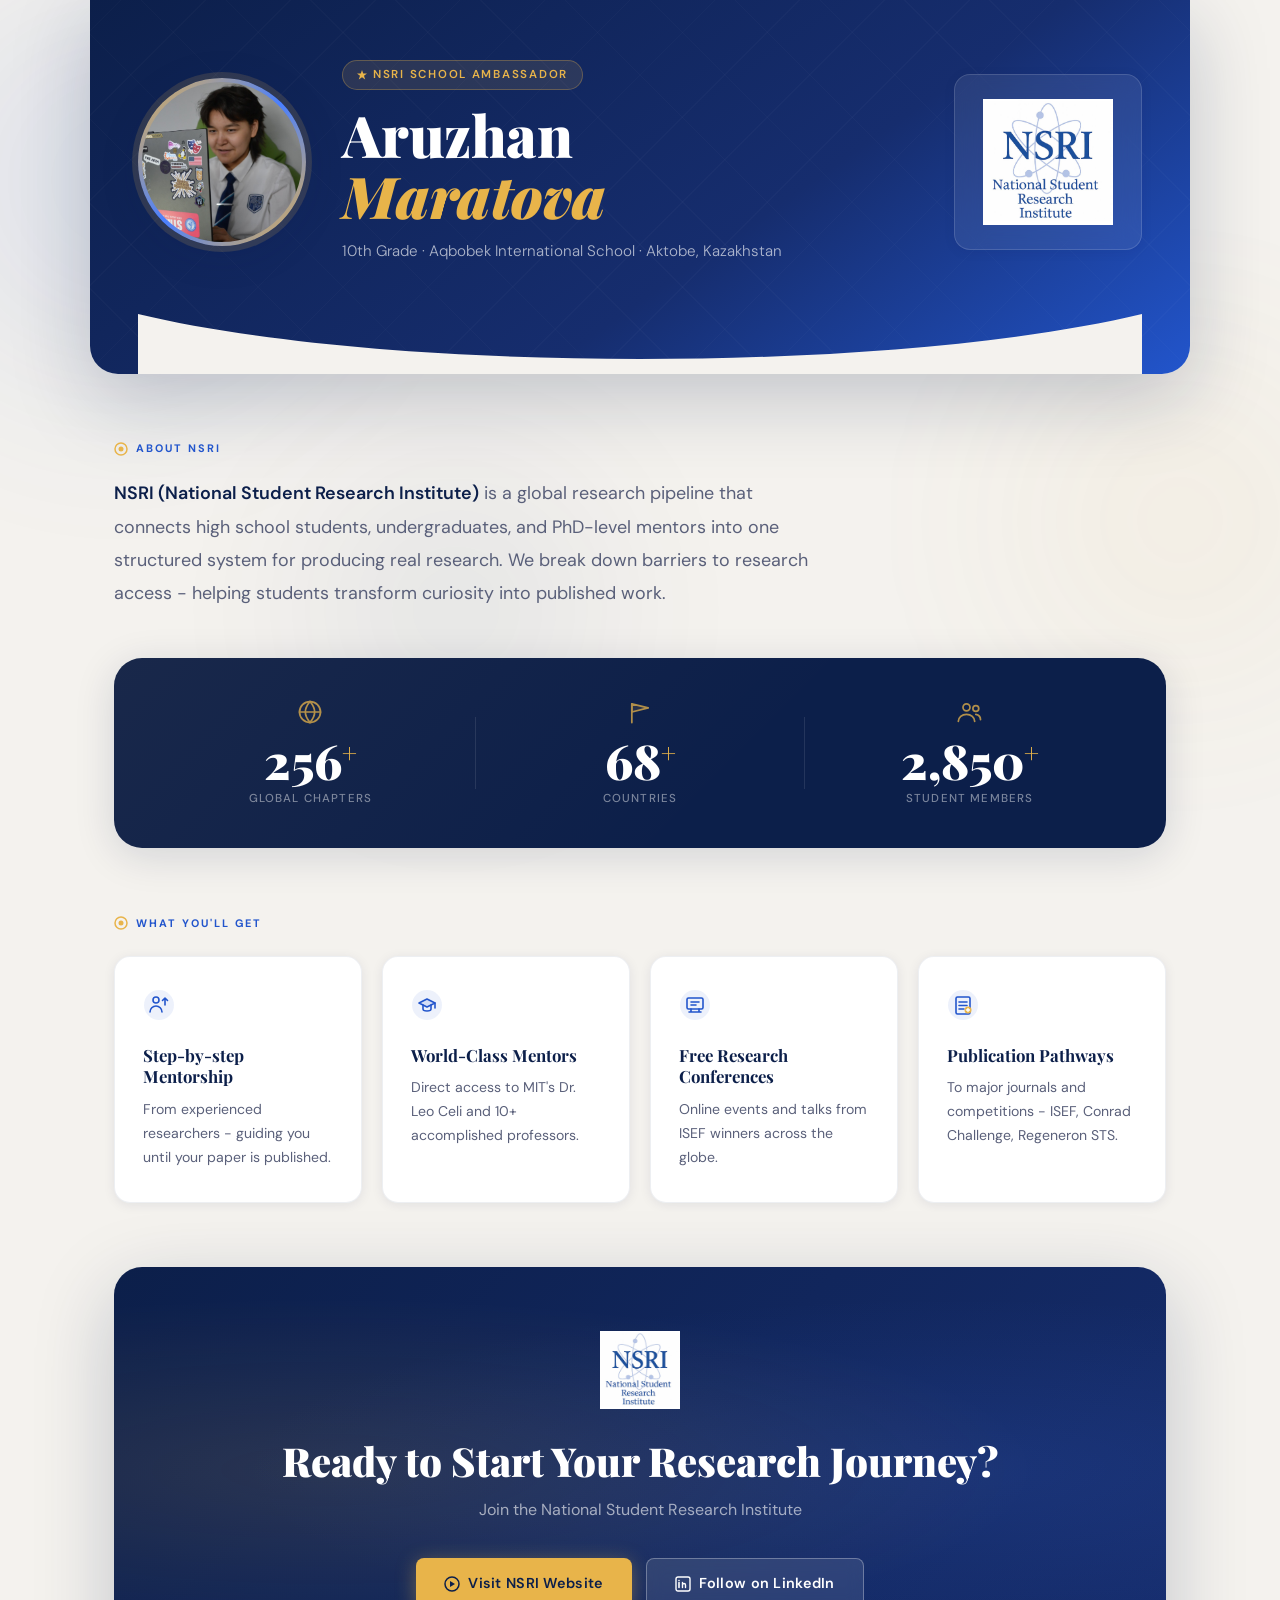
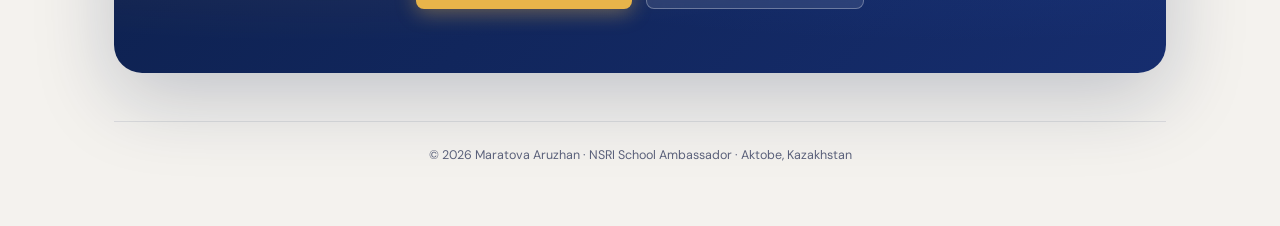
<file: index.html>
<!DOCTYPE html>
<html lang="en">
<head>
  <meta charset="UTF-8">
  <meta name="viewport" content="width=device-width, initial-scale=1.0">
  <title>Maratova Aruzhan — NSRI School Ambassador</title>
  <meta name="description" content="Aruzhan Maratova, NSRI School Ambassador at Aqbobek International School, Aktobe, Kazakhstan.">

  <!-- Favicon -->
  <link rel="icon" type="image/png" href="assets/nsri-logo.png">

  <!-- Fonts -->
  <link rel="preconnect" href="https://fonts.googleapis.com">
  <link rel="preconnect" href="https://fonts.gstatic.com" crossorigin>
  <link href="https://fonts.googleapis.com/css2?family=Playfair+Display:ital,wght@0,700;0,900;1,700&family=DM+Sans:wght@300;400;500;600&display=swap" rel="stylesheet">

  <!-- Styles -->
  <link rel="stylesheet" href="style.css">
</head>
<body>

  <!-- Ambient orbs -->
  <div class="bg-orb orb-1" aria-hidden="true"></div>
  <div class="bg-orb orb-2" aria-hidden="true"></div>
  <div class="bg-orb orb-3" aria-hidden="true"></div>

  <div class="page-wrapper">

    <!-- HERO -->
    <header class="hero">
      <div class="hero-inner">

        <div class="profile-block">
          <div class="photo-ring">
            <img
              src="assets/aruzhan.jpeg"
              alt="Aruzhan Maratova"
              class="profile-photo"
              width="160" height="160"
              loading="eager"
              decoding="async"
            >
          </div>

          <div class="hero-text">
            <span class="eyebrow">
              <!-- Star icon -->
              <svg width="10" height="10" viewBox="0 0 10 10" aria-hidden="true" focusable="false">
                <path d="M5 0l1.2 3.6H10L7 5.8l1.2 3.6L5 7.2 1.8 9.4 3 5.8 0 3.6h3.8z" fill="currentColor"/>
              </svg>
              NSRI School Ambassador
            </span>
            <h1 class="hero-name">Aruzhan<br><em>Maratova</em></h1>
            <p class="hero-sub">10th Grade · Aqbobek International School · Aktobe, Kazakhstan</p>
          </div>
        </div>

        <div class="nsri-badge">
          <img
            src="assets/nsri-logo.png"
            alt="National Student Research Institute"
            class="nsri-logo-img"
            width="140" height="140"
            loading="eager"
            decoding="async"
          >
        </div>

      </div>

      <!-- Wave divider -->
      <div class="hero-divider" aria-hidden="true">
        <svg viewBox="0 0 1200 60" preserveAspectRatio="none" xmlns="http://www.w3.org/2000/svg">
          <path d="M0,0 C300,60 900,60 1200,0 L1200,60 L0,60 Z" fill="var(--bg)"/>
        </svg>
      </div>
    </header>

    <main>

      <!-- ABOUT -->
      <section class="section about-section">
        <p class="section-label">
          <svg class="label-icon" width="14" height="14" viewBox="0 0 14 14" aria-hidden="true" focusable="false">
            <circle cx="7" cy="7" r="6" fill="none" stroke="currentColor" stroke-width="1.5"/>
            <circle cx="7" cy="7" r="2.5" fill="currentColor"/>
          </svg>
          About NSRI
        </p>
        <p class="about-text">
          <em>NSRI (National Student Research Institute)</em> is a global research pipeline that connects
          high school students, undergraduates, and PhD-level mentors into one structured system for
          producing real research. We break down barriers to research access - helping students
          transform curiosity into published work.
        </p>
      </section>

      <!-- STATS -->
      <section class="stats-band" aria-label="NSRI by the numbers">
        <div class="stat">
          <!-- Globe icon -->
          <svg class="stat-icon" width="28" height="28" viewBox="0 0 24 24" fill="none" aria-hidden="true" focusable="false">
            <circle cx="12" cy="12" r="9" stroke="currentColor" stroke-width="1.5"/>
            <path d="M12 3c-2.5 3-4 5.5-4 9s1.5 6 4 9M12 3c2.5 3 4 5.5 4 9s-1.5 6-4 9M3 12h18" stroke="currentColor" stroke-width="1.5" stroke-linecap="round"/>
          </svg>
          <span class="stat-num" data-target="256">256 +</span>
          <span class="stat-lbl">Global Chapters</span>
        </div>
        <div class="stat-sep" aria-hidden="true"></div>
        <div class="stat">
          <!-- Flag icon -->
          <svg class="stat-icon" width="28" height="28" viewBox="0 0 24 24" fill="none" aria-hidden="true" focusable="false">
            <path d="M5 21V5" stroke="currentColor" stroke-width="1.5" stroke-linecap="round"/>
            <path d="M5 5l14 3.5L5 12V5z" stroke="currentColor" stroke-width="1.5" stroke-linejoin="round" fill="currentColor" fill-opacity=".15"/>
          </svg>
          <span class="stat-num" data-target="68">68 +</span>
          <span class="stat-lbl">Countries</span>
        </div>
        <div class="stat-sep" aria-hidden="true"></div>
        <div class="stat">
          <!-- People icon -->
          <svg class="stat-icon" width="28" height="28" viewBox="0 0 24 24" fill="none" aria-hidden="true" focusable="false">
            <circle cx="9" cy="8" r="3" stroke="currentColor" stroke-width="1.5"/>
            <circle cx="17" cy="9" r="2.5" stroke="currentColor" stroke-width="1.5"/>
            <path d="M2 20c0-3.3 3.1-6 7-6s7 2.7 7 6" stroke="currentColor" stroke-width="1.5" stroke-linecap="round"/>
            <path d="M17 14c2.2.4 4 2.2 4 4.5" stroke="currentColor" stroke-width="1.5" stroke-linecap="round"/>
          </svg>
          <span class="stat-num" data-target="2850">2,850 +</span>
          <span class="stat-lbl">Student Members</span>
        </div>
      </section>

      <!-- BENEFITS -->
      <section class="section benefits-section">
        <p class="section-label">
          <svg class="label-icon" width="14" height="14" viewBox="0 0 14 14" aria-hidden="true" focusable="false">
            <circle cx="7" cy="7" r="6" fill="none" stroke="currentColor" stroke-width="1.5"/>
            <circle cx="7" cy="7" r="2.5" fill="currentColor"/>
          </svg>
          What You'll Get
        </p>

        <div class="benefits-grid">

          <div class="benefit-card">
            <span class="benefit-icon" aria-hidden="true">
              <!-- Mentorship: person + arrow up -->
              <svg width="32" height="32" viewBox="0 0 32 32" fill="none" xmlns="http://www.w3.org/2000/svg">
                <circle cx="16" cy="16" r="15" fill="currentColor" fill-opacity=".08"/>
                <circle cx="13" cy="11" r="3" stroke="currentColor" stroke-width="1.6"/>
                <path d="M7 23c0-3.3 2.7-6 6-6s6 2.7 6 6" stroke="currentColor" stroke-width="1.6" stroke-linecap="round"/>
                <path d="M22 9v7M22 9l-2.5 2.5M22 9l2.5 2.5" stroke="currentColor" stroke-width="1.6" stroke-linecap="round" stroke-linejoin="round"/>
              </svg>
            </span>
            <h3>Step-by-step Mentorship</h3>
            <p>From experienced researchers - guiding you until your paper is published.</p>
          </div>

          <div class="benefit-card">
            <span class="benefit-icon" aria-hidden="true">
              <!-- Academic cap / world-class -->
              <svg width="32" height="32" viewBox="0 0 32 32" fill="none" xmlns="http://www.w3.org/2000/svg">
                <circle cx="16" cy="16" r="15" fill="currentColor" fill-opacity=".08"/>
                <path d="M8 14l8-4 8 4-8 4-8-4z" stroke="currentColor" stroke-width="1.6" stroke-linejoin="round" fill="currentColor" fill-opacity=".12"/>
                <path d="M12 16v4c0 1.1 1.8 2 4 2s4-.9 4-2v-4" stroke="currentColor" stroke-width="1.6" stroke-linecap="round"/>
                <path d="M24 14v5" stroke="currentColor" stroke-width="1.6" stroke-linecap="round"/>
              </svg>
            </span>
            <h3>World-Class Mentors</h3>
            <p>Direct access to MIT's Dr. Leo Celi and 10+ accomplished professors.</p>
          </div>

          <div class="benefit-card">
            <span class="benefit-icon" aria-hidden="true">
              <!-- Conference / presentation -->
              <svg width="32" height="32" viewBox="0 0 32 32" fill="none" xmlns="http://www.w3.org/2000/svg">
                <circle cx="16" cy="16" r="15" fill="currentColor" fill-opacity=".08"/>
                <rect x="8" y="9" width="16" height="11" rx="1.5" stroke="currentColor" stroke-width="1.6"/>
                <path d="M12 20v3m8-3v3M10 23h12" stroke="currentColor" stroke-width="1.6" stroke-linecap="round"/>
                <path d="M12 13h8M12 16h5" stroke="currentColor" stroke-width="1.6" stroke-linecap="round"/>
              </svg>
            </span>
            <h3>Free Research Conferences</h3>
            <p>Online events and talks from ISEF winners across the globe.</p>
          </div>

          <div class="benefit-card">
            <span class="benefit-icon" aria-hidden="true">
              <!-- Publication / document -->
              <svg width="32" height="32" viewBox="0 0 32 32" fill="none" xmlns="http://www.w3.org/2000/svg">
                <circle cx="16" cy="16" r="15" fill="currentColor" fill-opacity=".08"/>
                <rect x="9" y="8" width="14" height="17" rx="1.5" stroke="currentColor" stroke-width="1.6"/>
                <path d="M12 13h8M12 16.5h8M12 20h5" stroke="currentColor" stroke-width="1.6" stroke-linecap="round"/>
                <circle cx="21" cy="21" r="3.5" fill="var(--accent)" stroke="none"/>
                <path d="M21 19.5v3M19.5 21h3" stroke="white" stroke-width="1.4" stroke-linecap="round"/>
              </svg>
            </span>
            <h3>Publication Pathways</h3>
            <p>To major journals and competitions - ISEF, Conrad Challenge, Regeneron STS.</p>
          </div>

        </div>
      </section>

      <!-- CTA -->
      <section class="cta-section">
        <div class="cta-inner">
          <img src="assets/nsri-logo.png" alt="NSRI" class="cta-logo" width="80" height="80" loading="lazy" decoding="async">
          <h2 class="cta-heading">Ready to Start Your Research Journey?</h2>
          <p class="cta-sub">Join the National Student Research Institute</p>
          <div class="cta-buttons">
            <a href="https://divine-set-544592.framer.app/" class="btn btn-primary" target="_blank" rel="noopener noreferrer">
              <svg width="16" height="16" viewBox="0 0 16 16" fill="none" aria-hidden="true" focusable="false">
                <circle cx="8" cy="8" r="7" stroke="currentColor" stroke-width="1.5"/>
                <path d="M6 5l5 3-5 3V5z" fill="currentColor"/>
              </svg>
              Visit NSRI Website
            </a>
            <a href="https://www.linkedin.com/company/nsri-official/posts/?feedView=all" class="btn btn-outline" target="_blank" rel="noopener noreferrer">
              <!-- LinkedIn icon -->
              <svg width="16" height="16" viewBox="0 0 16 16" fill="none" aria-hidden="true" focusable="false">
                <rect x="1" y="1" width="14" height="14" rx="2" stroke="currentColor" stroke-width="1.4"/>
                <path d="M4 6.5v5M4 4.5v.01" stroke="currentColor" stroke-width="1.6" stroke-linecap="round"/>
                <path d="M7.5 11.5V9a1.5 1.5 0 013 0v2.5M7.5 6.5v5" stroke="currentColor" stroke-width="1.4" stroke-linecap="round"/>
              </svg>
              Follow on LinkedIn
            </a>
          </div>
        </div>
      </section>

    </main>

    <footer>
      <p>© 2026 Maratova Aruzhan · NSRI School Ambassador · Aktobe, Kazakhstan</p>
    </footer>

  </div>

  <script src="main.js" defer></script>
</body>
</html>
</file>
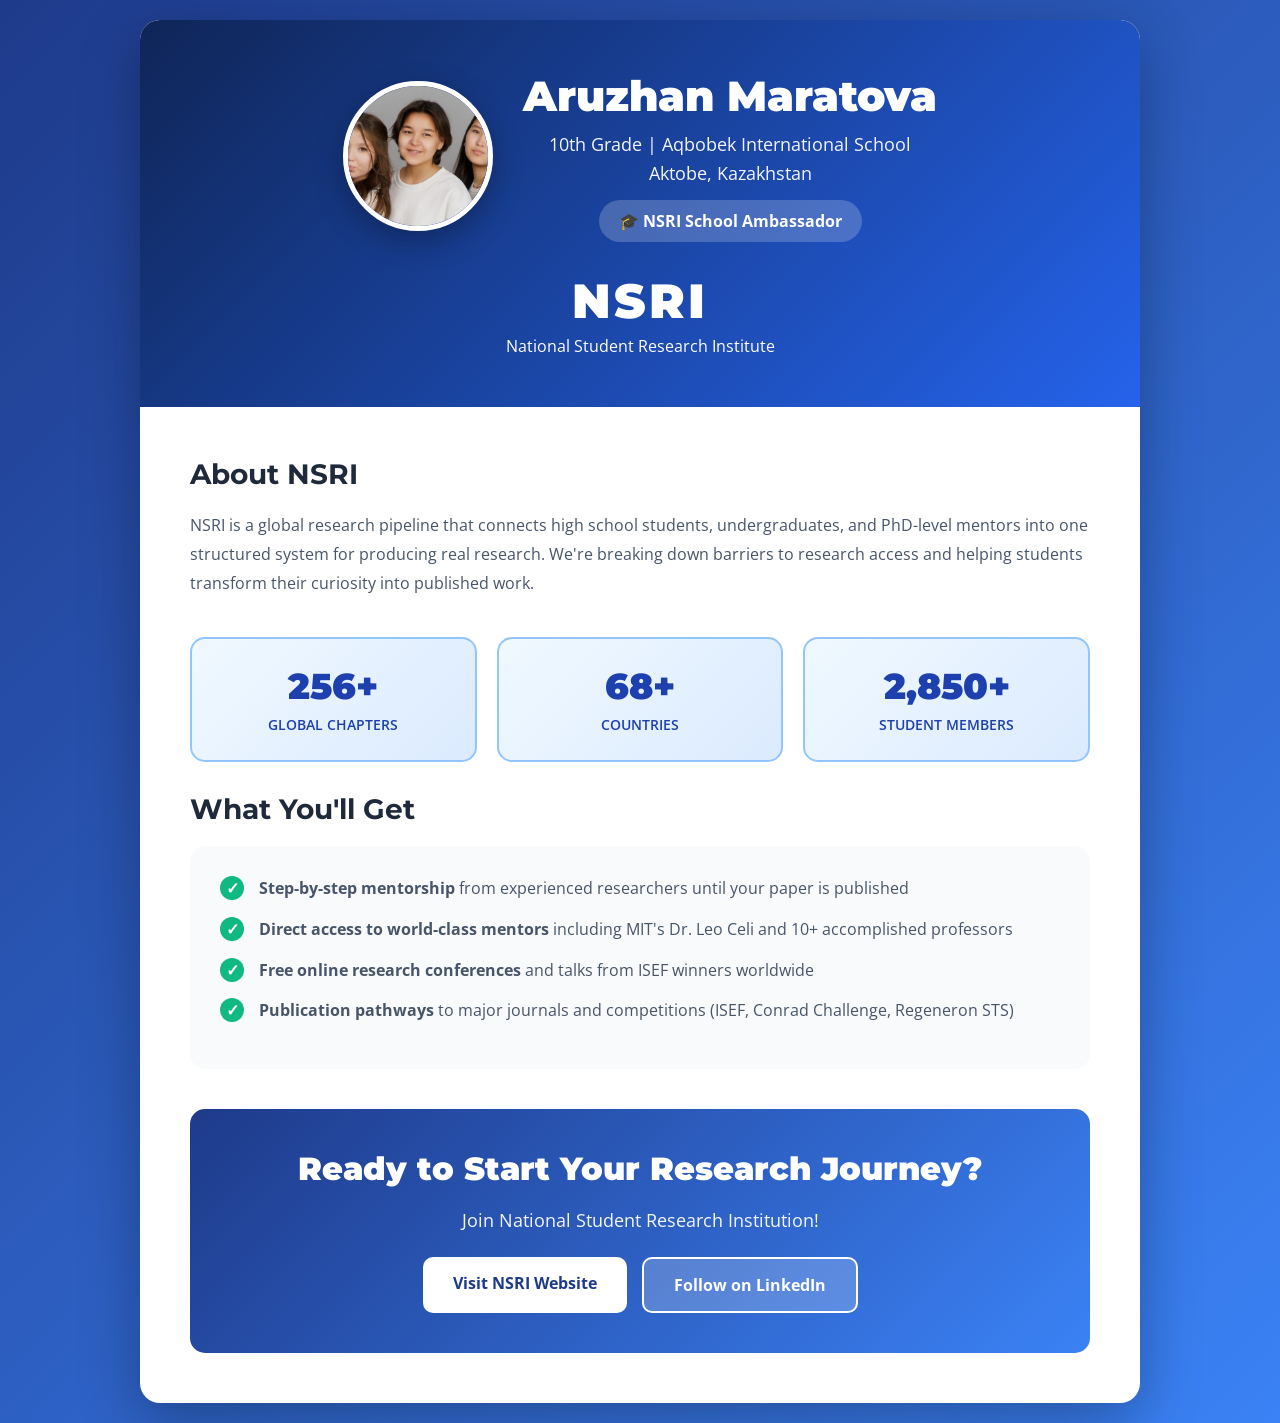
<file: Maratova Aruzhan's NSRI website.html>
<!DOCTYPE html>
<html lang="en">

<head>
    <meta charset="UTF-8">
    <meta name="viewport" content="width=device-width, initial-scale=1.0">
    <title>Aruzhan Maratova - NSRI School Ambassador</title>
    <link href="https://fonts.googleapis.com/css2?family=Montserrat:wght@600;700;900&family=Open+Sans:wght@400;600;700&display=swap" rel="stylesheet">
    <style>
        * {
            margin: 0;
            padding: 0;
            box-sizing: border-box;
        }
        
        body {
            background: linear-gradient(135deg, #1e3a8a 0%, #3b82f6 100%);
            min-height: 100vh;
            display: flex;
            align-items: center;
            justify-content: center;
            padding: 20px;
            font-family: 'Open Sans', sans-serif;
        }
        
        .poster-container {
            background: white;
            max-width: 1000px;
            width: 100%;
            border-radius: 20px;
            box-shadow: 0 20px 60px rgba(0,0,0,0.3);
            overflow: hidden;
        }
        
        .header {
            background: linear-gradient(135deg, #0f2557 0%, #2563eb 100%);
            padding: 50px;
            text-align: center;
            color: white;
            position: relative;
        }
        
        .profile-section {
            display: flex;
            align-items: center;
            justify-content: center;
            gap: 30px;
            margin-bottom: 30px;
            flex-wrap: wrap;
        }
        
        .profile-photo {
            width: 150px;
            height: 150px;
            border-radius: 50%;
            border: 5px solid white;
            box-shadow: 0 10px 30px rgba(0,0,0,0.3);
            object-fit: cover;
        }
        
        .profile-info h1 {
            font-family: 'Montserrat', sans-serif;
            font-size: 42px;
            font-weight: 900;
            margin-bottom: 10px;
        }
        
        .profile-info p {
            font-size: 18px;
            opacity: 0.95;
            margin: 5px 0;
        }
        
        .badge {
            display: inline-block;
            background: rgba(255,255,255,0.2);
            padding: 10px 20px;
            border-radius: 30px;
            font-weight: 700;
            margin-top: 10px;
            font-size: 16px;
        }
        
        .nsri-logo {
            margin-top: 20px;
        }
        
        .nsri-logo h2 {
            font-family: 'Montserrat', sans-serif;
            font-size: 48px;
            font-weight: 900;
            letter-spacing: 3px;
        }
        
        .nsri-logo p {
            font-size: 16px;
            margin-top: 5px;
        }
        
        .content {
            padding: 50px;
        }
        
        .section {
            margin-bottom: 40px;
        }
        
        .section h3 {
            font-family: 'Montserrat', sans-serif;
            font-size: 28px;
            font-weight: 700;
            color: #1e293b;
            margin-bottom: 20px;
        }
        
        .stats-grid {
            display: grid;
            grid-template-columns: repeat(auto-fit, minmax(200px, 1fr));
            gap: 20px;
            margin: 30px 0;
        }
        
        .stat-card {
            background: linear-gradient(135deg, #f0f9ff 0%, #dbeafe 100%);
            padding: 25px;
            border-radius: 15px;
            text-align: center;
            border: 2px solid #93c5fd;
        }
        
        .stat-number {
            font-family: 'Montserrat', sans-serif;
            font-size: 36px;
            font-weight: 900;
            color: #1e40af;
            display: block;
            margin-bottom: 5px;
        }
        
        .stat-label {
            color: #1e40af;
            font-size: 14px;
            font-weight: 600;
            text-transform: uppercase;
        }
        
        .benefits {
            background: #f8fafc;
            padding: 30px;
            border-radius: 15px;
        }
        
        .benefit-item {
            display: flex;
            align-items: start;
            gap: 15px;
            margin-bottom: 15px;
        }
        
        .check-icon {
            width: 24px;
            height: 24px;
            background: #10b981;
            border-radius: 50%;
            display: flex;
            align-items: center;
            justify-content: center;
            color: white;
            font-weight: bold;
            flex-shrink: 0;
        }
        
        .benefit-text {
            color: #475569;
            line-height: 1.6;
        }
        
        .cta {
            background: linear-gradient(135deg, #1e3a8a 0%, #3b82f6 100%);
            padding: 40px;
            border-radius: 15px;
            text-align: center;
            color: white;
        }
        
        .cta h3 {
            font-family: 'Montserrat', sans-serif;
            font-size: 32px;
            font-weight: 900;
            margin-bottom: 20px;
            color: white;
        }
        
        .cta p {
            font-size: 18px;
            margin-bottom: 25px;
            opacity: 0.95;
        }
        
        .cta-buttons {
            display: flex;
            gap: 15px;
            justify-content: center;
            flex-wrap: wrap;
        }
        
        .cta-button {
            padding: 15px 30px;
            border-radius: 10px;
            font-weight: 700;
            text-decoration: none;
            transition: all 0.3s ease;
        }
        
        .btn-primary {
            background: white;
            color: #1e3a8a;
        }
        
        .btn-secondary {
            background: rgba(255,255,255,0.2);
            color: white;
            border: 2px solid white;
        }
        
        @media (max-width: 768px) {
            .header {
                padding: 30px 20px;
            }
            
            .profile-info h1 {
                font-size: 28px;
            }
            
            .nsri-logo h2 {
                font-size: 36px;
            }
            
            .content {
                padding: 30px 20px;
            }
        }
    </style>
</head>

<body>
    <div class="poster-container">
        <div class="header">
            <div class="profile-section">
                <img src="[data-uri]" alt="Aruzhan Maratova" class="profile-photo">
                <div class="profile-info">
                    <h1>Aruzhan Maratova</h1>
                    <p>10th Grade | Aqbobek International School</p>
                    <p>Aktobe, Kazakhstan</p>
                    <div class="badge">🎓 NSRI School Ambassador</div>
                </div>
            </div>
            
            <div class="nsri-logo">
                <h2>NSRI</h2>
                <p>National Student Research Institute</p>
            </div>
        </div>
        
        <div class="content">
            <div class="section">
                <h3>About NSRI</h3>
                <p style="color: #475569; line-height: 1.8;">NSRI is a global research pipeline that connects high school students, undergraduates, and PhD-level mentors into one structured system for producing real research. We're breaking down barriers to research access and helping students transform their curiosity into published work.</p>
            </div>
            
            <div class="stats-grid">
                <div class="stat-card">
                    <span class="stat-number">256+</span>
                    <span class="stat-label">Global Chapters</span>
                </div>
                <div class="stat-card">
                    <span class="stat-number">68+</span>
                    <span class="stat-label">Countries</span>
                </div>
                <div class="stat-card">
                    <span class="stat-number">2,850+</span>
                    <span class="stat-label">Student Members</span>
                </div>
            </div>
            
            <div class="section">
                <h3>What You'll Get</h3>
                <div class="benefits">
                    <div class="benefit-item">
                        <div class="check-icon">✓</div>
                        <div class="benefit-text"><strong>Step-by-step mentorship</strong> from experienced researchers until your paper is published</div>
                    </div>
                    <div class="benefit-item">
                        <div class="check-icon">✓</div>
                        <div class="benefit-text"><strong>Direct access to world-class mentors</strong> including MIT's Dr. Leo Celi and 10+ accomplished professors</div>
                    </div>
                    <div class="benefit-item">
                        <div class="check-icon">✓</div>
                        <div class="benefit-text"><strong>Free online research conferences</strong> and talks from ISEF winners worldwide</div>
                    </div>
                    <div class="benefit-item">
                        <div class="check-icon">✓</div>
                        <div class="benefit-text"><strong>Publication pathways</strong> to major journals and competitions (ISEF, Conrad Challenge, Regeneron STS)</div>
                    </div>
                </div>
            </div>
            
            <div class="cta">
                <h3>Ready to Start Your Research Journey?</h3>
                <p>Join National Student Research Institution!</p>
                <div class="cta-buttons">
                    <a href="https://www.nsriofficial.com/" class="cta-button btn-primary">Visit NSRI Website</a>
                    <a href="https://www.linkedin.com/company/nsri-official/posts/?feedView=all" class="cta-button btn-secondary">Follow on LinkedIn</a>
                </div>
            </div>
        </div>
    </div>
</body>
</html>
</file>
<file: style.css>
:root {
  --navy:    #0c1f4a;
  --navy-2:  #162d6e;
  --blue:    #2255cc;
  --blue-lt: #4a7fff;
  --accent:  #e8b44a;
  --bg:      #f4f2ee;
  --text:    #1a1a2e;
  --muted:   #5a607a;
  --white:   #ffffff;

  --font-display: 'Playfair Display', Georgia, serif;
  --font-body:    'DM Sans', system-ui, sans-serif;

  --r-sm: 8px;
  --r-md: 16px;
  --r-lg: 28px;

  --sh-sm: 0 2px 12px rgba(12,31,74,.08);
  --sh-md: 0 8px 40px rgba(12,31,74,.14);
  --sh-lg: 0 24px 80px rgba(12,31,74,.22);
}

/* RESET */
*, *::before, *::after { box-sizing: border-box; margin: 0; padding: 0; }
html  { scroll-behavior: smooth; }
img   { display: block; max-width: 100%; }
svg   { flex-shrink: 0; }

body {
  font-family: var(--font-body);
  background: var(--bg);
  color: var(--text);
  line-height: 1.6;
  overflow-x: hidden;
  -webkit-font-smoothing: antialiased;
}

/* BACKGROUND ORBS */
.bg-orb {
  position: fixed;
  border-radius: 50%;
  filter: blur(90px);
  pointer-events: none;
  z-index: 0;
  opacity: .4;
  will-change: transform;
}
.orb-1 {
  width: 600px; height: 600px;
  background: radial-gradient(circle, #2255cc55, transparent 70%);
  top: -120px; left: -180px;
  animation: drift 18s ease-in-out infinite alternate;
}
.orb-2 {
  width: 500px; height: 500px;
  background: radial-gradient(circle, #e8b44a33, transparent 70%);
  top: 30%; right: -150px;
  animation: drift 22s ease-in-out infinite alternate-reverse;
}
.orb-3 {
  width: 400px; height: 400px;
  background: radial-gradient(circle, #162d6e44, transparent 70%);
  bottom: 10%; left: 20%;
  animation: drift 26s ease-in-out infinite alternate;
}
@keyframes drift {
  from { transform: translate(0,0) scale(1); }
  to   { transform: translate(40px,30px) scale(1.05); }
}

/* PAGE WRAPPER */
.page-wrapper {
  position: relative;
  z-index: 1;
  max-width: 1100px;
  margin: 0 auto;
  padding: 0 24px 60px;
}

/* HERO */
.hero {
  background: linear-gradient(145deg, var(--navy) 0%, var(--navy-2) 60%, var(--blue) 100%);
  border-radius: 0 0 var(--r-lg) var(--r-lg);
  margin: 0 -24px;
  padding: 60px 48px 0;
  position: relative;
  overflow: hidden;
  box-shadow: var(--sh-lg);
}
.hero::before {
  content: '';
  position: absolute;
  inset: 0;
  background-image:
    repeating-linear-gradient(45deg,  rgba(255,255,255,.018) 0, rgba(255,255,255,.018) 1px, transparent 1px, transparent 60px),
    repeating-linear-gradient(-45deg, rgba(255,255,255,.018) 0, rgba(255,255,255,.018) 1px, transparent 1px, transparent 60px);
  pointer-events: none;
}

.hero-inner {
  display: flex;
  align-items: center;
  justify-content: space-between;
  gap: 40px;
  flex-wrap: wrap;
  position: relative;
  z-index: 1;
}

/* PROFILE */
.profile-block {
  display: flex;
  align-items: center;
  gap: 36px;
  flex-wrap: wrap;
}

/* Gradient-border ring via padding trick */
.photo-ring {
  flex-shrink: 0;
  width: 168px;
  height: 168px;
  border-radius: 50%;
  background: linear-gradient(135deg, var(--accent), var(--blue-lt) 50%, var(--accent));
  padding: 4px;
  box-shadow: 0 0 0 6px rgba(232,180,74,.15), var(--sh-md);
  animation: ring-pulse 4s ease-in-out infinite;
}
@keyframes ring-pulse {
  0%,100% { box-shadow: 0 0 0 6px rgba(232,180,74,.15), var(--sh-md); }
  50%      { box-shadow: 0 0 0 14px rgba(232,180,74,.06), var(--sh-md); }
}
.profile-photo {
  width: 160px;
  height: 160px;
  border-radius: 50%;
  object-fit: cover;
  object-position: center top;
}

/* Hero text */
.eyebrow {
  display: inline-flex;
  align-items: center;
  gap: 6px;
  font-size: .72rem;
  font-weight: 600;
  letter-spacing: .15em;
  text-transform: uppercase;
  color: var(--accent);
  background: rgba(232,180,74,.12);
  border: 1px solid rgba(232,180,74,.3);
  padding: 5px 14px;
  border-radius: 100px;
  margin-bottom: 14px;
}

.hero-name {
  font-family: var(--font-display);
  font-size: clamp(2.2rem, 5vw, 3.6rem);
  font-weight: 900;
  color: var(--white);
  line-height: 1.05;
  letter-spacing: -.01em;
  margin-bottom: 14px;
}
.hero-name em { font-style: italic; color: var(--accent); }

.hero-sub {
  font-size: .95rem;
  color: rgba(255,255,255,.65);
  font-weight: 300;
}

/* NSRI badge */
.nsri-badge {
  flex-shrink: 0;
  background: rgba(255,255,255,.08);
  border: 1px solid rgba(255,255,255,.14);
  backdrop-filter: blur(14px);
  -webkit-backdrop-filter: blur(14px);
  border-radius: var(--r-md);
  padding: 24px 28px;
  display: flex;
  align-items: center;
  justify-content: center;
  box-shadow: var(--sh-sm);
  transition: transform .3s ease, box-shadow .3s ease;
}
.nsri-badge:hover {
  transform: translateY(-4px);
  box-shadow: var(--sh-md);
}
.nsri-logo-img {
  width: 130px;
  height: auto;
}

/* Wave divider */
.hero-divider { margin-top: 50px; line-height: 0; }
.hero-divider svg { width: 100%; height: 60px; }

/* SECTION LABELS */
.section { padding: 64px 0 0; }

.section-label {
  display: inline-flex;
  align-items: center;
  gap: 8px;
  font-size: .68rem;
  font-weight: 700;
  letter-spacing: .18em;
  text-transform: uppercase;
  color: var(--blue);
  margin-bottom: 20px;
}
.label-icon { color: var(--accent); }

/* ABOUT */
.about-text {
  font-size: 1.12rem;
  line-height: 1.85;
  color: var(--muted);
  max-width: 720px;
}
.about-text em {
  color: var(--navy);
  font-style: normal;
  font-weight: 600;
}

/* STATS */
.stats-band {
  display: flex;
  align-items: center;
  justify-content: center;
  background: var(--navy);
  border-radius: var(--r-lg);
  margin-top: 48px;
  padding: 40px 32px;
  box-shadow: var(--sh-md);
  overflow: hidden;
  position: relative;
}
.stats-band::after {
  content: '';
  position: absolute;
  inset: 0;
  background: linear-gradient(135deg, rgba(232,180,74,.06) 0%, transparent 60%);
  pointer-events: none;
}

.stat {
  flex: 1;
  display: flex;
  flex-direction: column;
  align-items: center;
  gap: 6px;
  padding: 0 24px;
  position: relative;
  z-index: 1;
}
.stat-icon {
  color: var(--accent);
  opacity: .75;
  margin-bottom: 4px;
}
.stat-num {
  display: block;
  font-family: var(--font-display);
  font-size: clamp(2rem, 4vw, 3rem);
  font-weight: 900;
  color: var(--white);
  line-height: 1;
}
.stat-plus {
  color: var(--accent);
  font-size: .55em;
  vertical-align: super;
}
.stat-lbl {
  font-size: .72rem;
  text-transform: uppercase;
  letter-spacing: .1em;
  color: rgba(255,255,255,.45);
  font-weight: 500;
}
.stat-sep {
  width: 1px;
  height: 72px;
  background: rgba(255,255,255,.1);
  flex-shrink: 0;
}

/* BENEFITS */
.benefits-grid {
  display: grid;
  grid-template-columns: repeat(auto-fit, minmax(230px, 1fr));
  gap: 20px;
  margin-top: 4px;
}

.benefit-card {
  background: var(--white);
  border: 1px solid rgba(12,31,74,.07);
  border-radius: var(--r-md);
  padding: 32px 28px;
  box-shadow: var(--sh-sm);
  transition: transform .3s ease, box-shadow .3s ease, border-color .3s ease;
  position: relative;
  overflow: hidden;
}
.benefit-card::before {
  content: '';
  position: absolute;
  top: 0; left: 0; right: 0;
  height: 3px;
  background: linear-gradient(90deg, var(--blue), var(--accent));
  transform: scaleX(0);
  transform-origin: left;
  transition: transform .4s ease;
}
.benefit-card:hover {
  transform: translateY(-6px);
  box-shadow: var(--sh-md);
  border-color: rgba(34,85,204,.12);
}
.benefit-card:hover::before { transform: scaleX(1); }

.benefit-icon {
  display: block;
  margin-bottom: 16px;
  color: var(--blue);
}
.benefit-card h3 {
  font-family: var(--font-display);
  font-size: 1.05rem;
  font-weight: 700;
  color: var(--navy);
  margin-bottom: 10px;
  line-height: 1.3;
}
.benefit-card p {
  font-size: .88rem;
  color: var(--muted);
  line-height: 1.7;
}

/* CTA */
.cta-section {
  margin-top: 64px;
  background: linear-gradient(135deg, var(--navy) 0%, var(--navy-2) 100%);
  border-radius: var(--r-lg);
  padding: 64px 48px;
  text-align: center;
  position: relative;
  overflow: hidden;
  box-shadow: var(--sh-lg);
}
.cta-section::before {
  content: '';
  position: absolute;
  inset: 0;
  background:
    radial-gradient(ellipse at 20% 50%, rgba(232,180,74,.12) 0%, transparent 60%),
    radial-gradient(ellipse at 80% 50%, rgba(74,127,255,.12) 0%, transparent 60%);
  pointer-events: none;
}
.cta-inner { position: relative; z-index: 1; }

.cta-logo {
  width: 80px;
  height: auto;
  margin: 0 auto 28px;
}
.cta-heading {
  font-family: var(--font-display);
  font-size: clamp(1.7rem, 3.5vw, 2.5rem);
  font-weight: 900;
  color: var(--white);
  margin-bottom: 12px;
  line-height: 1.2;
}
.cta-sub {
  font-size: 1rem;
  color: rgba(255,255,255,.6);
  margin-bottom: 36px;
}
.cta-buttons {
  display: flex;
  gap: 14px;
  justify-content: center;
  flex-wrap: wrap;
}

/* BUTTONS */
.btn {
  display: inline-flex;
  align-items: center;
  gap: 8px;
  padding: 13px 28px;
  border-radius: var(--r-sm);
  font-family: var(--font-body);
  font-size: .9rem;
  font-weight: 600;
  text-decoration: none;
  letter-spacing: .02em;
  transition: transform .22s ease, box-shadow .22s ease, background .22s ease;
  white-space: nowrap;
}
.btn-primary {
  background: var(--accent);
  color: var(--navy);
  box-shadow: 0 4px 20px rgba(232,180,74,.4);
}
.btn-primary:hover {
  transform: translateY(-3px);
  box-shadow: 0 8px 32px rgba(232,180,74,.55);
  background: #f0c060;
}
.btn-outline {
  background: rgba(255,255,255,.1);
  color: var(--white);
  border: 1.5px solid rgba(255,255,255,.3);
  backdrop-filter: blur(8px);
}
.btn-outline:hover {
  transform: translateY(-3px);
  background: rgba(255,255,255,.18);
  border-color: rgba(255,255,255,.5);
}

/* FOOTER */
footer {
  text-align: center;
  margin-top: 48px;
  padding-top: 24px;
  border-top: 1px solid rgba(12,31,74,.1);
  font-size: .78rem;
  color: var(--muted);
}

/* SCROLL ANIMATIONS */
.fade-up {
  opacity: 0;
  transform: translateY(28px);
  transition: opacity .65s ease, transform .65s ease;
  will-change: opacity, transform;
}
.fade-up.visible {
  opacity: 1;
  transform: translateY(0);
  will-change: auto;
}

/* REDUCED MOTION */
@media (prefers-reduced-motion: reduce) {
  .bg-orb { animation: none; }
  .photo-ring { animation: none; }
  .fade-up { transition: none; opacity: 1; transform: none; }
}

/* RESPONSIVE */
@media (max-width: 700px) {
  .page-wrapper  { padding: 0 16px 40px; }
  .hero          { padding: 40px 24px 0; margin: 0 -16px; }
  .hero-inner    { flex-direction: column; align-items: flex-start; gap: 24px; }
  .nsri-badge    { align-self: flex-end; }
  .nsri-logo-img { width: 100px; }
  .profile-block { gap: 20px; }
  .photo-ring    { width: 128px; height: 128px; }
  .profile-photo { width: 120px; height: 120px; }
  .stats-band    { flex-direction: column; gap: 28px; padding: 36px 24px; }
  .stat-sep      { width: 60px; height: 1px; }
  .cta-section   { padding: 44px 24px; }
  .benefits-grid { grid-template-columns: 1fr; }
}
</file>
